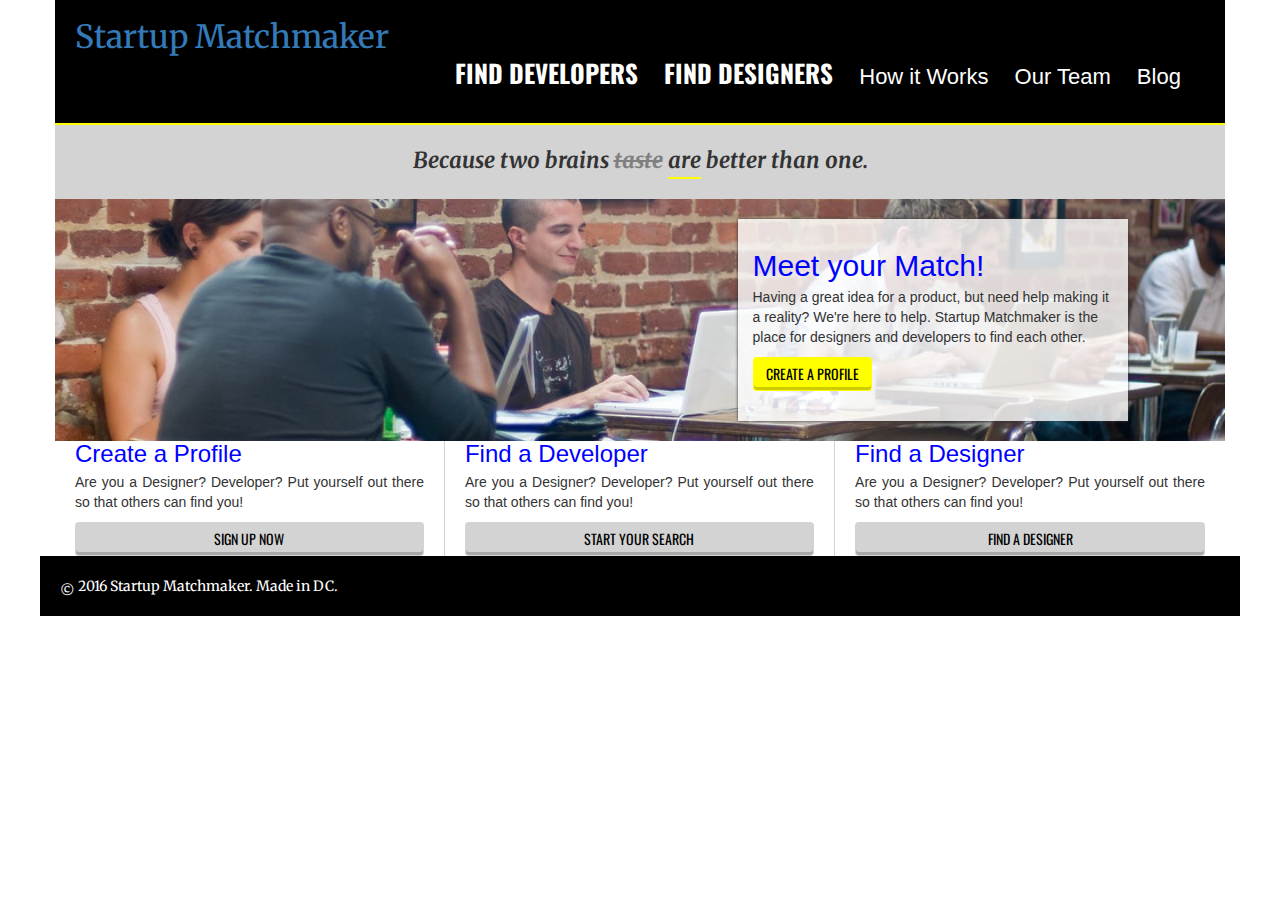
<file: solution/index.html>
<!DOCTYPE html>
<html>
    <head>
        <meta charset="utf-8">
        <meta http-equiv="X-UA-Compatible" content="IE=edge">
        <title>Startup Matchmaker | Startup Matchmaker</title>
        <meta name="description" content="Having a great idea for a product, but need help making it a reality? We're here to help. Startup Matchmaker is the place for designers and developers to find each other.">
        <link href='http://fonts.googleapis.com/css?family=Oswald:400,700' rel='stylesheet' type='text/css'>
        <link href='http://fonts.googleapis.com/css?family=Merriweather:400,700,700italic,400italic' rel='stylesheet' type='text/css'>
        <link href='http://fonts.googleapis.com/css?family=Source+Sans+Pro:400,700,400italic,700italic' rel='stylesheet' type='text/css'>
        <link rel="stylesheet" href="css/normalize.css">
        <link rel="stylesheet" href="css/main.css"> <link rel="stylesheet" href="css/bootstrap.min.css">
    </head>
    <body>

        <div class="container">

            <!-- Site Header -->
            <div class="row">
            <header class="site-header clearfix">
                <h1 class="logo"><a href="/">Startup Matchmaker</a></h1>
                <nav class="navigation">
                    <ul class="main-nav horizontal-nav">
                        <li><a href="#"><strong>Find Developers</strong></a></li>
                        <li><a href="#"><strong>Find Designers</strong></a></li>
                        <li><a href="#">How it Works</a></li>
                        <li><a href="#">Our Team</a></li>
                        <li><a href="#">Blog</a></li>
                    </ul>
                </nav>
            </header>
            </div>


            <!-- Tagline -->
            <div class="row">
            <div class="tagline">
                Because two brains <del>taste</del> <ins>are</ins> better than one.
            </div>
        </div>

            <!-- Hero -->
            <div class="row">
            <section class="col-lg-12 hero clearfix">
                <div class="row">
                <div class=" col-md-4 col-md-offset-7 hero-block">
                    <h2 class="block-heading">Meet your Match!</h2>
                    <p class="block-copy">Having a great idea for a product, but need help making it a reality? We're here to help. Startup Matchmaker is the place for designers and developers to find each other.</p>
                    <a class="btn btn-hero" href="#">Create a Profile</a>
                </div>
            </div>
            </section>

            <!-- Blocks -->
            <section class=" rowblock-group clearfix">
                <div class="block">
                    <h3 class="block-heading">Create a Profile</h3>
                    <p class="block-copy">Are you a Designer? Developer? Put yourself out there so that others can find you!</p>
                    <a class="btn btn-block" href="#">Sign up Now</a>
                </div>

                <div class="block">
                    <h3 class="block-heading">Find a Developer</h3>
                    <p class="block-copy">Are you a Designer? Developer? Put yourself out there so that others can find you!</p>
                    <a class="btn btn-block" href="#">Start Your Search</a>

                </div>

                <div class="block">
                    <h3 class="block-heading">Find a Designer</h3>
                    <p class="block-copy">Are you a Designer? Developer? Put yourself out there so that others can find you!</p>
                    <a class="btn btn-block" href="#">Find a Designer</a>
                </div>

            </section>

            <!-- Footer -->
            <div class="row">
            <footer class="copyright">
                <span class="line-up">&copy;</span> 2016 Startup Matchmaker. Made in DC.
            </footer>
        </div>

        </div> <!-- /container -->

    </body>
</html>
</file>
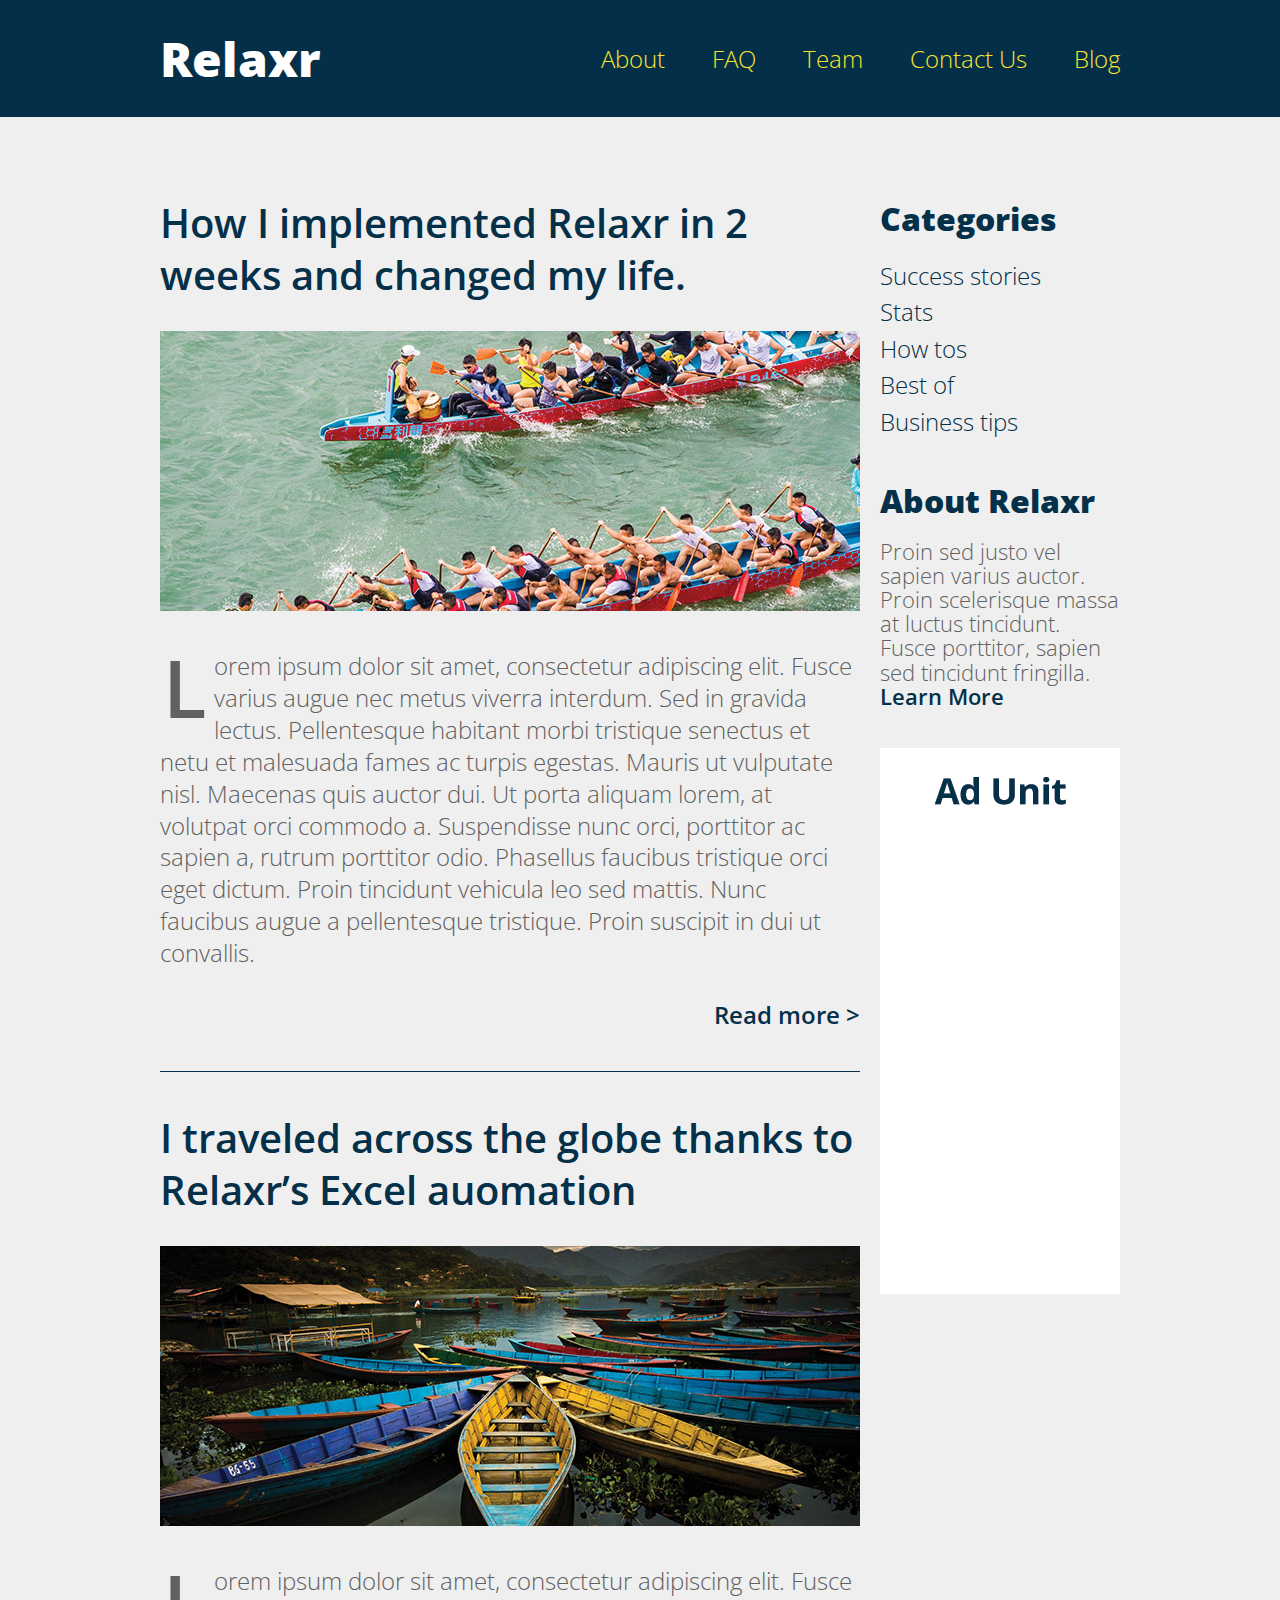
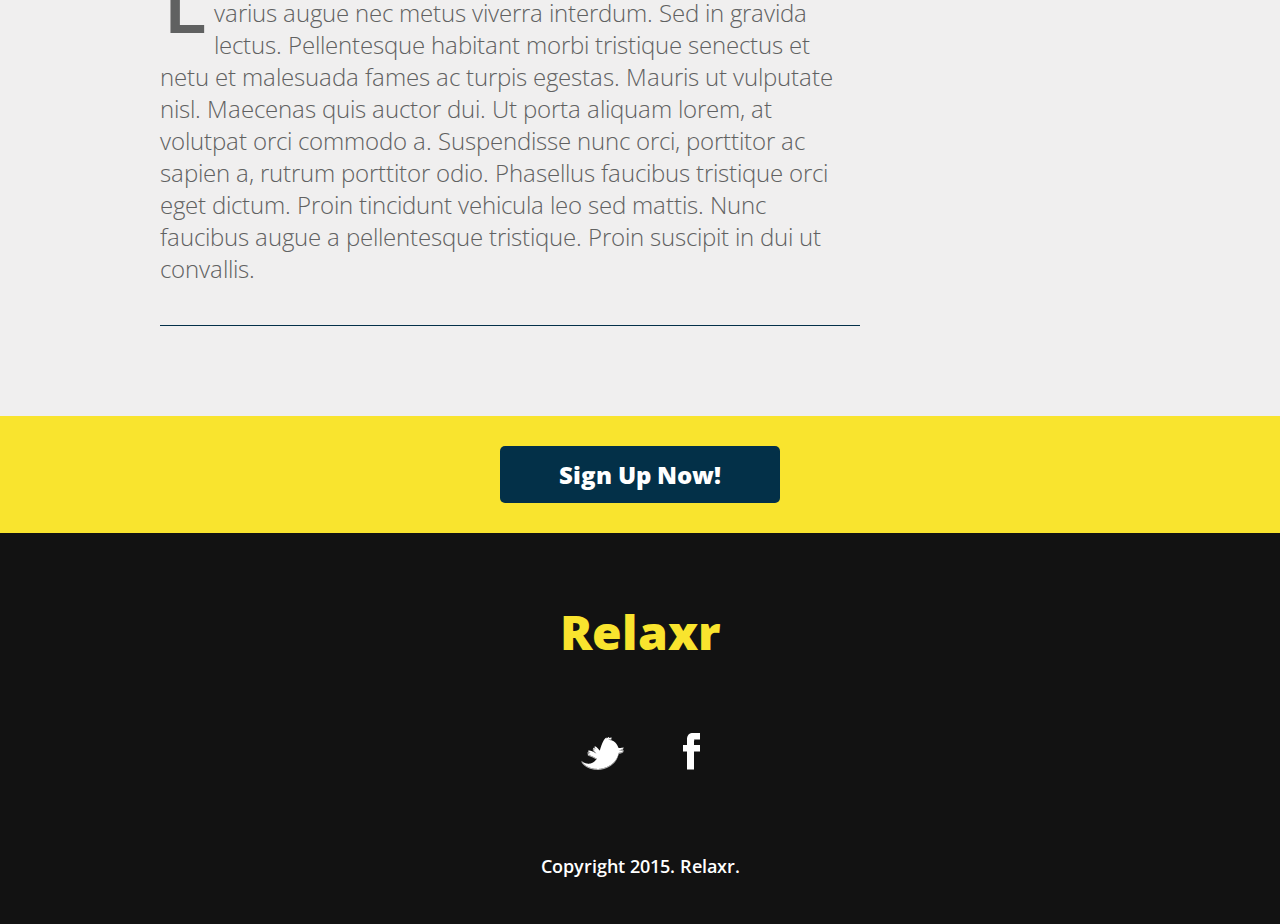
<file: Week 4/starter_code/index.html>
<!DOCTYPE html>
<html lang="en">
	<head>
    	<meta charset="utf-8">
    	<meta name="description" content="The perfect personal assistant. Relaxr does your job for you so you can enjoy life as it is meant to be.">

		<title>Weather Background</title>
		<link href='http://fonts.googleapis.com/css?family=Open+Sans:300italic,300,600,800' rel='stylesheet' type='text/css'>

		<!-- external CSS link -->
		<link rel="stylesheet" href="css/reset.css">
		<link rel="stylesheet" href="css/style.css">
		
	</head>
	<body>
		<header class="relxr-header">
			<div class="container">
				<h1 class="logo">Relaxr</h1>
				<nav>
					<ul>
						<li><a href="#">About</a></li>
						<li><a href="#">FAQ</a></li>
						<li><a href="#">Team</a></li>
						<li><a href="#">Contact Us</a></li>
						<li><a href="#">Blog</a></li>
					</ul>
				</nav>
			</div>
		</header>
		<section class="main">
			<div class="container">
				<section class="posts">
					<article class="post">
						<h2><a href="#">How I implemented Relaxr in 2 weeks and changed my life.</a></h2>
						<img src="images/blog_photo1.jpg" alt="Crew Meet">
						<p>Lorem ipsum dolor sit amet, consectetur adipiscing elit. Fusce varius augue nec metus viverra interdum. Sed in gravida lectus. Pellentesque habitant morbi tristique senectus et netu et malesuada fames ac turpis egestas. Mauris ut vulputate nisl.  Maecenas quis auctor dui. Ut porta aliquam lorem, at volutpat orci commodo a. Suspendisse nunc orci, porttitor ac sapien a, rutrum porttitor odio. Phasellus faucibus tristique orci eget dictum. Proin tincidunt vehicula leo sed mattis. Nunc faucibus augue a pellentesque tristique. Proin suscipit in dui ut convallis.</p>

						<p class="readmore"><a href="#">Read more &gt;</a></p>
						<p class="hide" id="show-this-on-click">Maecenas quis auctor dui. Ut porta aliquam lorem, at volutpat orci commodo a. Suspendisse nunc orci, porttitor ac sapien a, rutrum porttitor odio. Phasellus faucibus tristique orci eget dictum. Proin tincidunt vehicula leo sed mattis. Nunc faucibus augue a pellentesque tristique. Proin suscipit in dui ut convallis.</p>
						<p class="readless hide"><a href="#">Read less &gt;</a></p>
					</article>
					<article class="post">
						<h2><a href="#">I traveled across the globe thanks to Relaxr’s Excel auomation</a></h2>
						<img src="images/blog_photo2.jpg" alt="Canoes">
						<p>Lorem ipsum dolor sit amet, consectetur adipiscing elit. Fusce varius augue nec metus viverra interdum. Sed in gravida lectus. Pellentesque habitant morbi tristique senectus et netu et malesuada fames ac turpis egestas. Mauris ut vulputate nisl.  Maecenas quis auctor dui. Ut porta aliquam lorem, at volutpat orci commodo a. Suspendisse nunc orci, porttitor ac sapien a, rutrum porttitor odio. Phasellus faucibus tristique orci eget dictum. Proin tincidunt vehicula leo sed mattis. Nunc faucibus augue a pellentesque tristique. Proin suscipit in dui ut convallis.</p>

					</article>
				</section><!--
			--><aside class="relaxr-category-sidebar">
					<h3>Categories</h3>
					<ul>
						<li><a href="#">Success stories</a></li>
						<li><a href="#">Stats</a></li>
						<li><a href="#">How tos</a></li>
						<li><a href="#">Best of</a></li>
						<li><a href="#">Business tips</a></li>
					</ul>
					<h3>About Relaxr</h3>
					<p>Proin sed justo vel sapien varius auctor. Proin scelerisque massa at luctus tincidunt. Fusce porttitor, sapien sed tincidunt fringilla.<br>
					<a href="#" class="learnmore">Learn More</a> <span class="hide" id="learnmoretext"><br>Here is some more text about this fun thing!</p>
					<img src="images/ad-unit.png" alt="Ad Unit">
				</aside>
			</div>
		</section>

		<aside id="bottom-cta">
			<a class="button blue" href="#">Sign Up Now!</a>
		</aside>
		<footer class="relaxr-site-footer">
			<h4 class="logo">Relaxr</h4>

			<ul>
				<li><a href="#"><img src="images/twitter.png" alt="Twitter logo"></a></li>
				<li><a href="#"><img src="images/facebook.png" alt="Facebook logo"></a></li>
			</ul>

			<p class="copyright">Copyright 2015. Relaxr.</p>
		</footer>
	
<!-- Here's my JS! -->

<script src="http://ajax.googleapis.com/ajax/libs/jquery/2.1.3/jquery.min.js"></script>
<script src="relaxr.js"></script>

	</body>
</html>
</file>
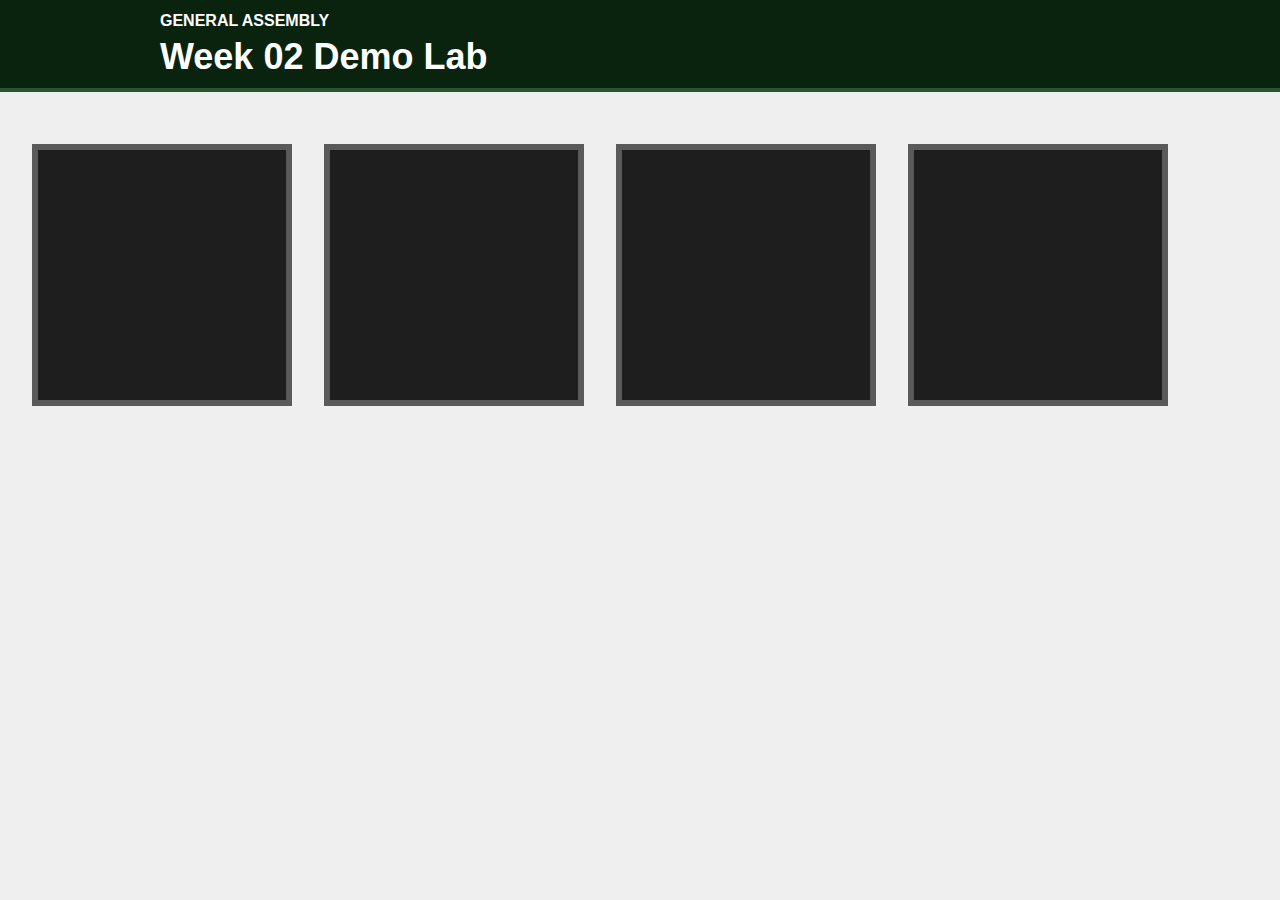
<file: Week 1/02_css_basics/demonstrationFileLab/index.html>
<!DOCTYPE html>
<html lang="en">
<head>
    <meta charset="UTF-8">
    <title>Demo Lab</title>
    <link href="demonstrationLab.css" rel="stylesheet">
    <link href="styles.css" rel="stylesheet">
</head>
<body>

<header class="demoHeader">
    <div class="demoHeaderInner">
        <p class="miniBrand">General Assembly</p>
        <h1>Week 02 Demo Lab</h1>
    </div>
</header>



<section>
    <div class="colorBox ichi"></div>
    <div class="colorBox ni"></div>
    <div class="colorBox san"></div>
    <div class="colorBox yon"></div>
</section>

<section>

    <!-- https://upload.wikimedia.org/wikipedia/commons/9/92/Marmelade.jpg -->

</section>

</body>
</html>
</file>
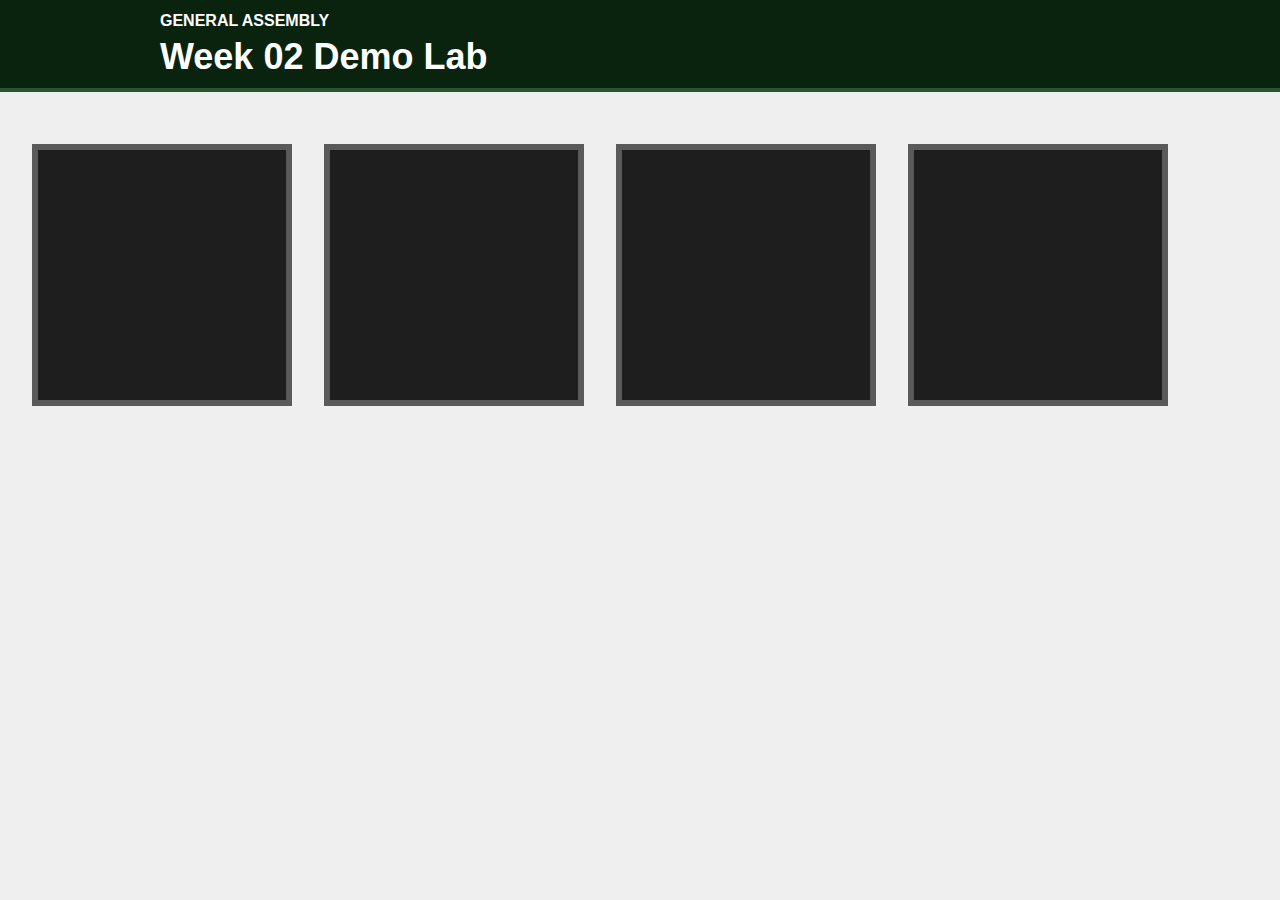
<file: Week 2/03_box_model/demonstrationFileLab/index.html>
<!DOCTYPE html>
<html lang="en">
<head>
    <meta charset="UTF-8">
    <title>Demo Lab</title>
    <link href="demonstrationLab.css" rel="stylesheet">
    <link href="styles.css" rel="stylesheet">
</head>
<body>

<header class="demoHeader">
    <div class="demoHeaderInner">
        <p class="miniBrand">General Assembly</p>
        <h1>Week 02 Demo Lab</h1>
    </div>
</header>



<section>
    <div class="colorBox" id="gopher"></div>
    <div class="colorBox" id="elk"></div>
    <div class="colorBox" id="vulture"></div>
    <div class="colorBox" id="salamander"></div>
</section>

<section>

    <!-- https://upload.wikimedia.org/wikipedia/commons/9/92/Marmelade.jpg -->

</section>

</body>
</html>
</file>
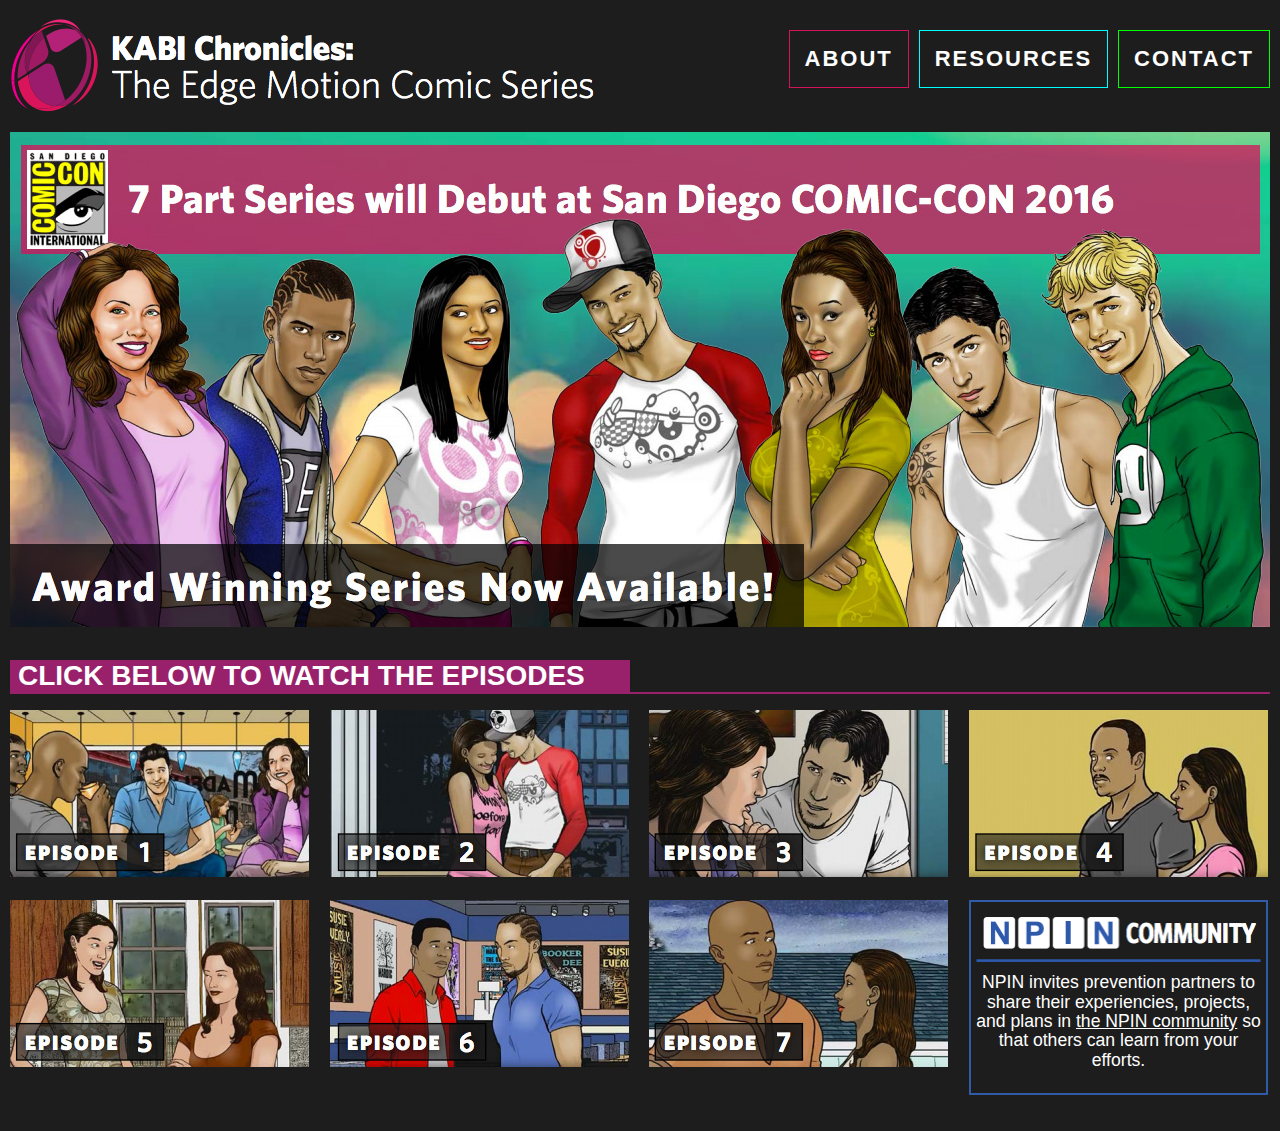
<file: Week 3/06_HTML_CSS_Lab/kabi_solution/index.html>
<!DOCTYPE html>
<html lang="en">
<head>
  <meta charset="UTF-8">
  <meta name="viewport" content="width=device-width, initial-scale=1.0, user-scalable=0, minimum-scale=1.0, maximum-scale=1.0" />
	<meta name="apple-mobile-web-app-capable" content="yes" />
	<meta name="apple-mobile-web-app-status-bar-style" content="white" />
  <title>KABI Chronicles: The Edge Motion Comic Series</title>
  <link rel="stylesheet" href="css/normalize.css">
  <link rel="stylesheet" type="text/css" href="https://cloud.typography.com/7167134/7052352/css/fonts.css" />
  <link rel="stylesheet" href="css/styles.css">
</head>
<body>

  <div class="wrapper">
    <header>
      <div class="logo">
        <h1><a href="index.html"><img src="images/logo.png" alt="KABI Chronicles: The Edge Motion Comic Series"></a></h1>
      </div>
      <nav class="topnav">
        <ul>
          <li class="topnav_about"><a href="about.html">About</a></li>
          <li class="topnav_resources"><a href="resources.html">Resources</a></li>
          <li class="topnav_contact"><a href="https://npin.cdc.gov/pages/contact-us">Contact</a></li>
        </ul>
      </nav>
    </header>

    <main>
      <section>
        <div class="hero">
          <img src="images/hero.jpg" alt="7 Part Series will Debut at San Diego COMIC-CON 2016. Award Winning Series Now Available!">
        </div>
      </section>

      <section class="clearfix">
        <div class="episodes">
          <h1>Click Below to Watch the Episodes</h1>
        </div>
        <div class="episodes_list">
          <ul class="clearfix">
            <li class="episodes_01"><a href="https://youtu.be/XX_TdOS6V40" target="_blank"><img src="images/thumb_ep01.jpg" alt="Episode 1"></a></li>
            <li class="episodes_02"><a href="https://youtu.be/gEO7AJZF7Y8" target="_blank"><img src="images/thumb_ep02.jpg" alt="Episode 2"></a></li>
            <li class="episodes_03"><a href="https://youtu.be/odcHq75jLRE" target="_blank"><img src="images/thumb_ep03.jpg" alt="Episode 3"></a></li>
            <li class="episodes_04"><a href="https://youtu.be/OwA7EneIqtc" target="_blank"><img src="images/thumb_ep04.jpg" alt="Episode 4"></a></li>
            <li class="episodes_05"><a href="https://youtu.be/V4lr23YN2Kk" target="_blank"><img src="images/thumb_ep05.jpg" alt="Episode 5"></a></li>
            <li class="episodes_06"><a href="https://youtu.be/lFHVkcvPHNw" target="_blank"><img src="images/thumb_ep06.jpg" alt="Episode 6"></a></li>
            <li class="episodes_07"><a href="https://youtu.be/Q0XBGQThX-o" target="_blank"><img src="images/thumb_ep07.jpg" alt="Episode 7"></a></li>
            <li class="episodes_community">
              <h2><img src="images/hdr_npin_community.png" alt="NPIN Community"></h2>
              <p>NPIN invites prevention partners to share their experiencies, projects, and plans in <a href="#" target="_blank">the NPIN community</a> so that others can learn from your efforts.</p>
            </li>
          </ul>
        </div>
      </section>
    </main>

  </div>

</body>
</html>
</file>
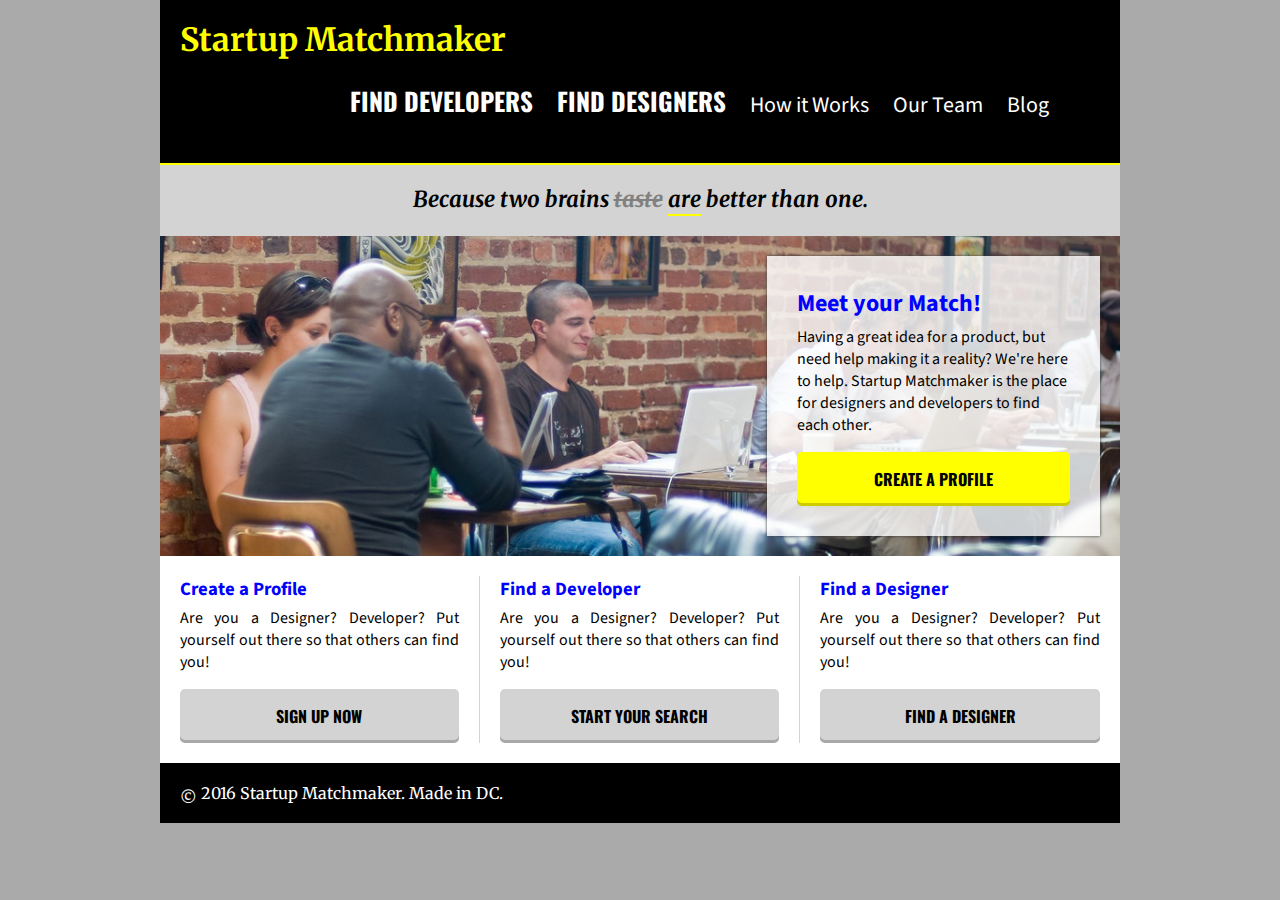
<file: Week 3/06_HTML_CSS_Lab/solution/index.html>
<!DOCTYPE html>
<html>
    <head>
        <meta charset="utf-8">
        <meta http-equiv="X-UA-Compatible" content="IE=edge">
        <title>Startup Matchmaker | Startup Matchmaker</title>
        <meta name="description" content="Having a great idea for a product, but need help making it a reality? We're here to help. Startup Matchmaker is the place for designers and developers to find each other.">
        <link href='http://fonts.googleapis.com/css?family=Oswald:400,700' rel='stylesheet' type='text/css'>
        <link href='http://fonts.googleapis.com/css?family=Merriweather:400,700,700italic,400italic' rel='stylesheet' type='text/css'>
        <link href='http://fonts.googleapis.com/css?family=Source+Sans+Pro:400,700,400italic,700italic' rel='stylesheet' type='text/css'>
        <link rel="stylesheet" href="css/normalize.css">
        <link rel="stylesheet" href="css/main.css">
    </head>
    <body>

        <div class="container">

            <!-- Site Header -->
            <header class="site-header clearfix">
                <h1 class="logo"><a href="/">Startup Matchmaker</a></h1>
                <nav class="navigation">
                    <ul class="main-nav horizontal-nav">
                        <li><a href="#"><strong>Find Developers</strong></a></li>
                        <li><a href="#"><strong>Find Designers</strong></a></li>
                        <li><a href="#">How it Works</a></li>
                        <li><a href="#">Our Team</a></li>
                        <li><a href="#">Blog</a></li>
                    </ul>
                </nav>
            </header>


            <!-- Tagline -->
            <div class="tagline">
                Because two brains <del>taste</del> <ins>are</ins> better than one.
            </div>

            <!-- Hero -->
            <section class="hero clearfix">
                <div class="hero-block">
                    <h2 class="block-heading">Meet your Match!</h2>
                    <p class="block-copy">Having a great idea for a product, but need help making it a reality? We're here to help. Startup Matchmaker is the place for designers and developers to find each other.</p>
                    <a class="btn btn-hero" href="#">Create a Profile</a>
                </div>
            </section>

            <!-- Blocks -->
            <section class="block-group clearfix">
                <div class="block">
                    <h3 class="block-heading">Create a Profile</h3>
                    <p class="block-copy">Are you a Designer? Developer? Put yourself out there so that others can find you!</p>
                    <a class="btn btn-block" href="#">Sign up Now</a>
                </div>

                <div class="block">
                    <h3 class="block-heading">Find a Developer</h3>
                    <p class="block-copy">Are you a Designer? Developer? Put yourself out there so that others can find you!</p>
                    <a class="btn btn-block" href="#">Start Your Search</a>

                </div>

                <div class="block">
                    <h3 class="block-heading">Find a Designer</h3>
                    <p class="block-copy">Are you a Designer? Developer? Put yourself out there so that others can find you!</p>
                    <a class="btn btn-block" href="#">Find a Designer</a>
                </div>

            </section>

            <!-- Footer -->
            <footer class="copyright">
                <span class="line-up">&copy;</span> 2016 Startup Matchmaker. Made in DC.
            </footer>

        </div> <!-- /container -->

    </body>
</html>
</file>
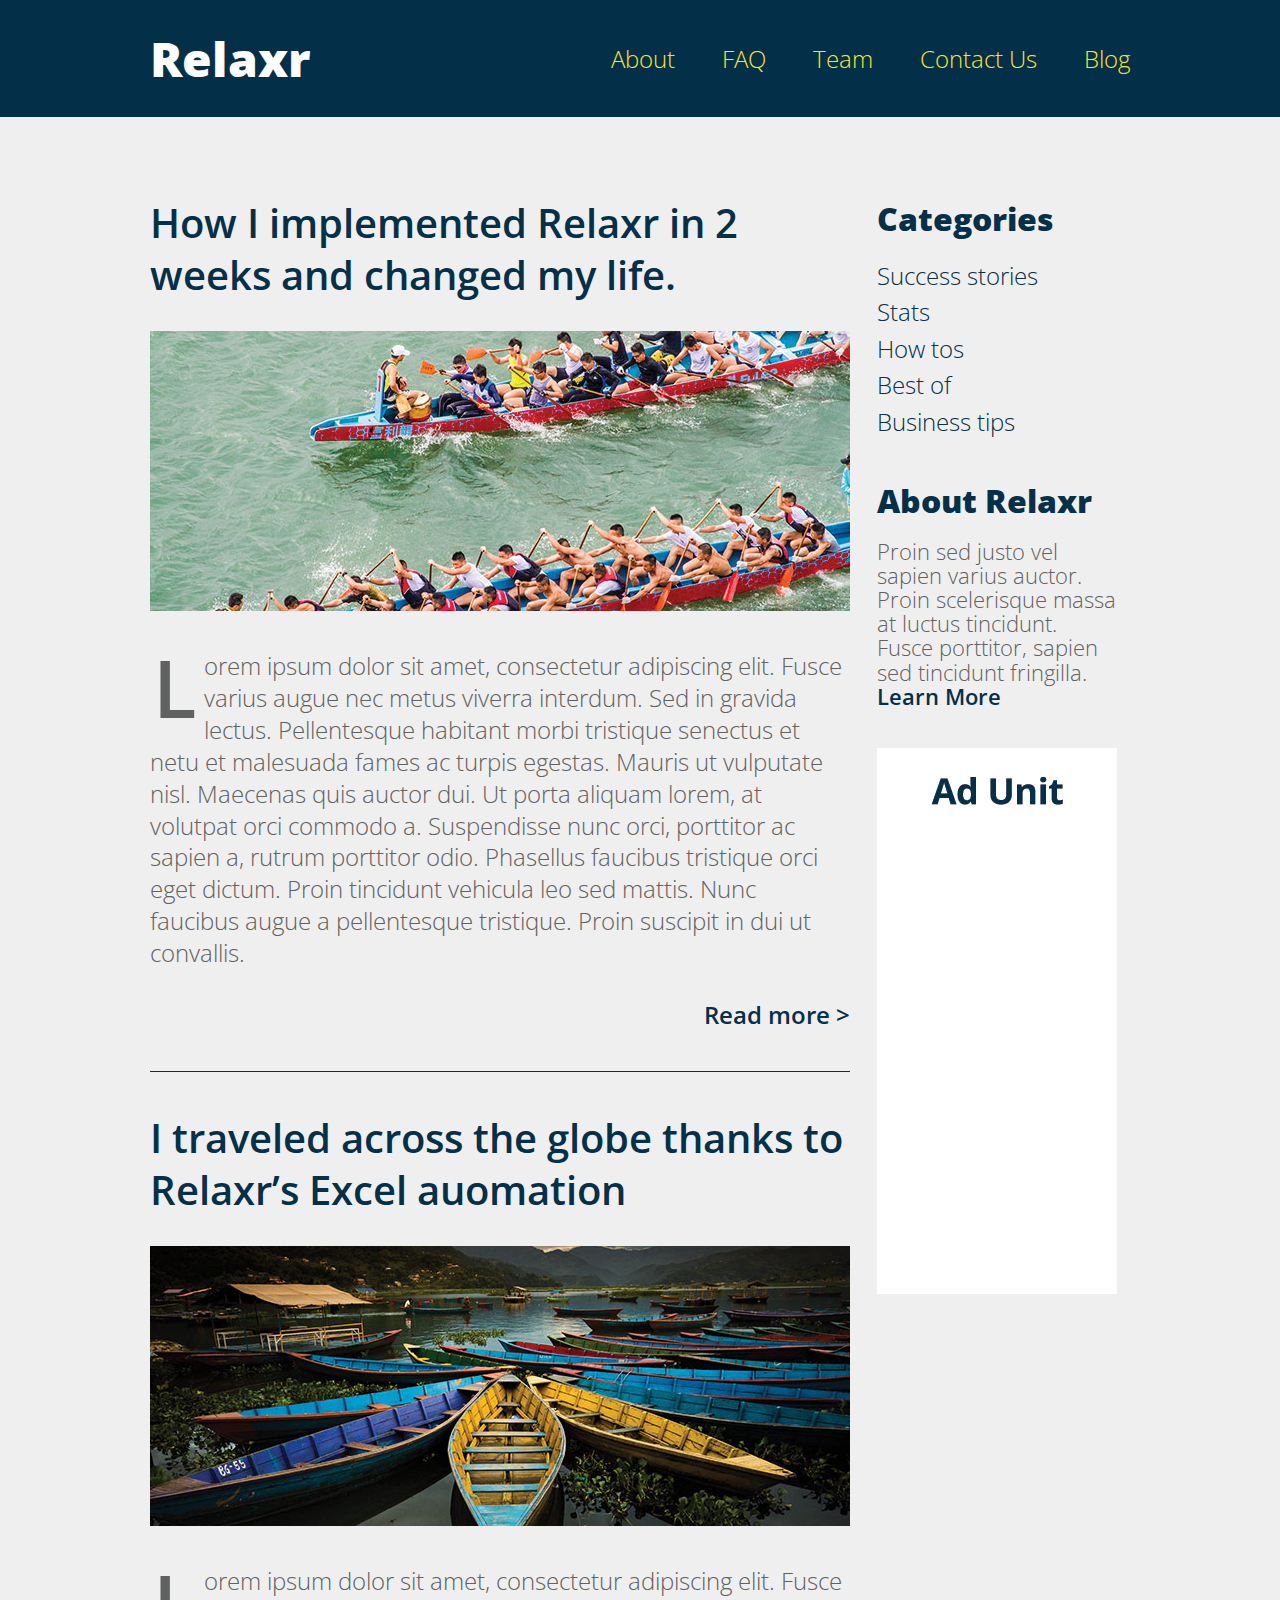
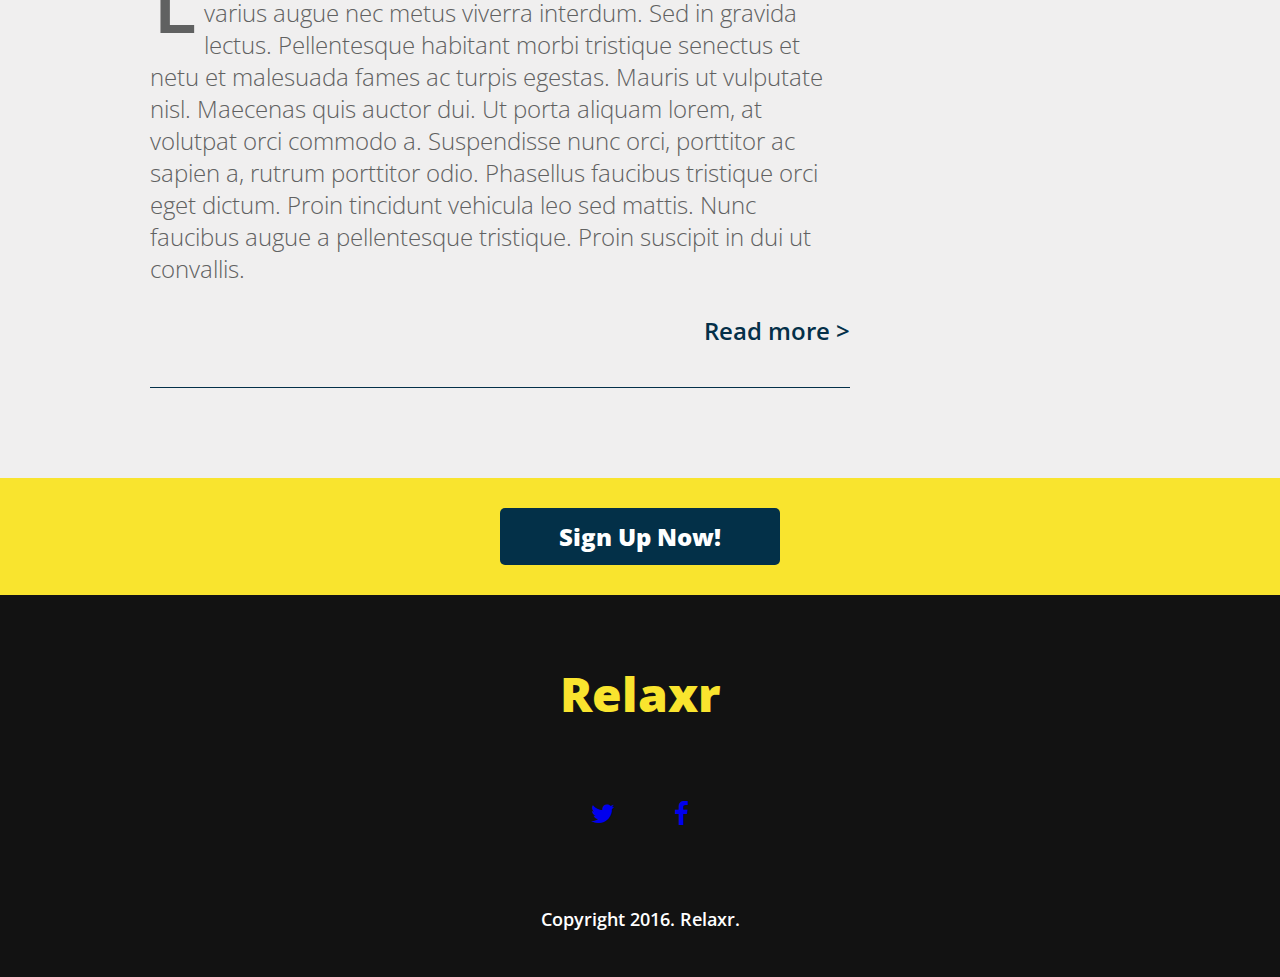
<file: Week 3/Assignment/solution_code/index.html>
<!DOCTYPE html>
<html lang="en">
	<head>
    	<meta charset="utf-8">
    	<meta name="description" content="The perfect personal assistant. Relaxr does your job for you so you can enjoy life as it is meant to be.">

		<title>Relaxr Blog</title>
		
		<link rel="stylesheet" href="css/reset.css">

		<link href='http://fonts.googleapis.com/css?family=Open+Sans:300italic,300,600,800' rel='stylesheet' type='text/css'>

		<link rel="stylesheet" href="https://maxcdn.bootstrapcdn.com/font-awesome/4.5.0/css/font-awesome.min.css">

		<link rel="stylesheet" href="css/style.css">

	</head>
	<body>
		<header>
			<div class="container">
				<h1 class="logo">Relaxr</h1>
				<nav>
					<ul>
						<li><a href="#">About</a></li>
						<li><a href="#">FAQ</a></li>
						<li><a href="#">Team</a></li>
						<li><a href="#">Contact Us</a></li>
						<li><a href="#">Blog</a></li>
					</ul>
				</nav>
			</div>
		</header>
		<section id="main">
			<div class="container">
				<section id="posts">
					<article class="post">
						<h1 class="post-title"><a href="#">How I implemented Relaxr in 2 weeks and changed my life.</a></h1>
						<img src="images/blog_photo1.jpg" alt="Crew Meet">
						<p>Lorem ipsum dolor sit amet, consectetur adipiscing elit. Fusce varius augue nec metus viverra interdum. Sed in gravida lectus. Pellentesque habitant morbi tristique senectus et netu et malesuada fames ac turpis egestas. Mauris ut vulputate nisl.  Maecenas quis auctor dui. Ut porta aliquam lorem, at volutpat orci commodo a. Suspendisse nunc orci, porttitor ac sapien a, rutrum porttitor odio. Phasellus faucibus tristique orci eget dictum. Proin tincidunt vehicula leo sed mattis. Nunc faucibus augue a pellentesque tristique. Proin suscipit in dui ut convallis.</p>

						<p class="readmore"><a href="#">Read more &gt;</a></p>
					</article>
					<article class="post">
						<h1 class="post-title"><a href="#">I traveled across the globe thanks to Relaxr’s Excel auomation</a></h1>
						<img src="images/blog_photo2.jpg" alt="Canoes">
						<p>Lorem ipsum dolor sit amet, consectetur adipiscing elit. Fusce varius augue nec metus viverra interdum. Sed in gravida lectus. Pellentesque habitant morbi tristique senectus et netu et malesuada fames ac turpis egestas. Mauris ut vulputate nisl.  Maecenas quis auctor dui. Ut porta aliquam lorem, at volutpat orci commodo a. Suspendisse nunc orci, porttitor ac sapien a, rutrum porttitor odio. Phasellus faucibus tristique orci eget dictum. Proin tincidunt vehicula leo sed mattis. Nunc faucibus augue a pellentesque tristique. Proin suscipit in dui ut convallis.</p>

						<p class="readmore"><a href="#">Read more &gt;</a></p>
					</article>
				</section>
			
				<aside id="sidebar">
					<section>
						<h1>Categories</h1>
						<ul>
							<li><a href="#">Success stories</a></li>
							<li><a href="#">Stats</a></li>
							<li><a href="#">How tos</a></li>
							<li><a href="#">Best of</a></li>
							<li><a href="#">Business tips</a></li>
						</ul>
					</section>
					<section>
						<h1>About Relaxr</h1>
						<p>Proin sed justo vel sapien varius auctor. Proin scelerisque massa at luctus tincidunt. Fusce porttitor, sapien sed tincidunt fringilla.<br>
						<a href="">Learn More</a></p>
						<img src="images/ad-unit.png" alt="Ad Unit">
					</section>
				</aside>
			</div>
		</section>

		<aside id="bottom-cta">
			<a class="btn btn-signup" href="#">Sign Up Now!</a>
		</aside>
		<footer>
			<h1 class="logo">Relaxr</h1>

			<ul>
				<li><a href="#"><span class="fa fa-twitter"></span></a></li>
				<li><a href="#"><span class="fa fa-facebook"></span></a></li>
			</ul>

			<p class="copyright">Copyright 2016. Relaxr.</p>
		</footer>
	</body>
</html>
</file>
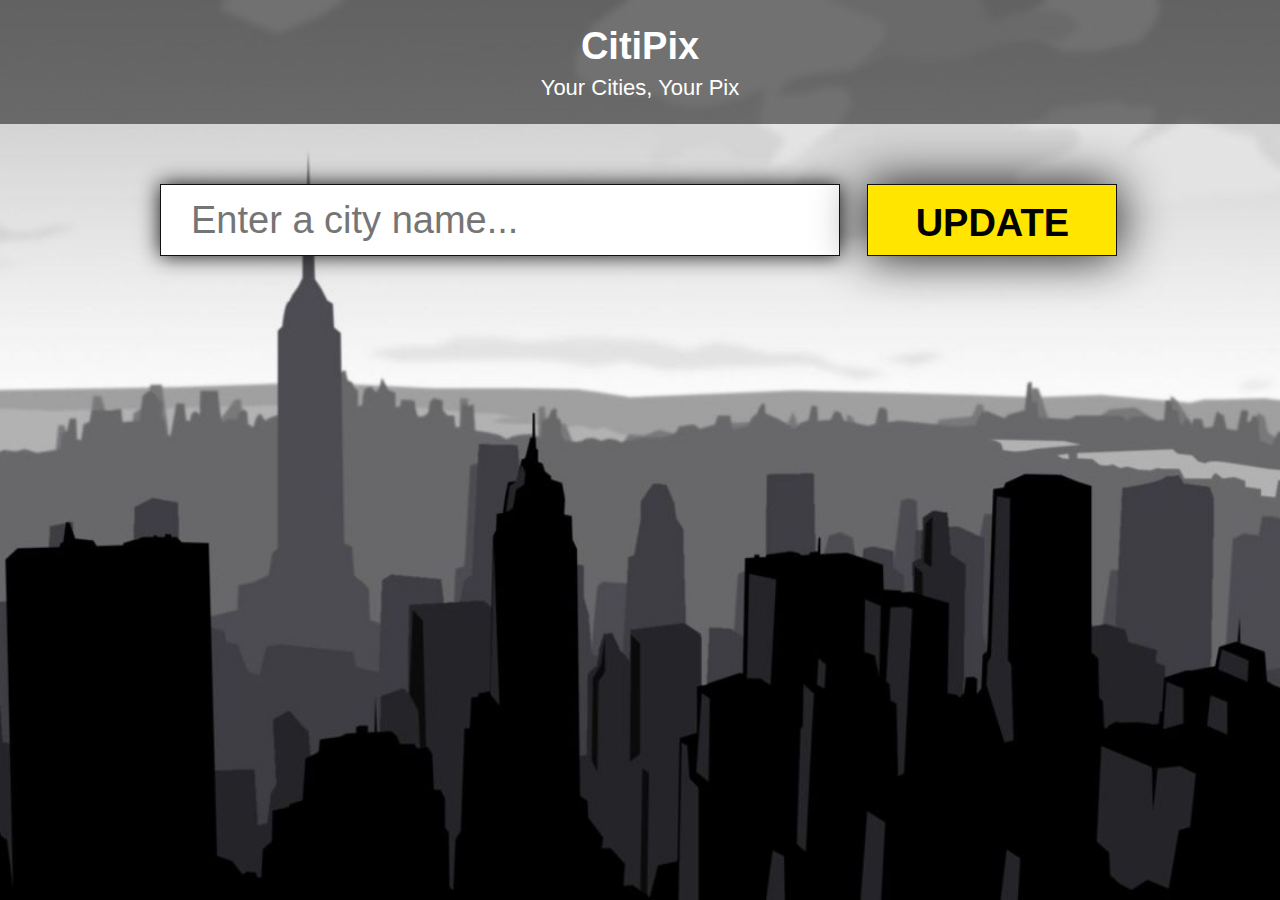
<file: Week 5/Assignment/solution_code/index.html>
<!DOCTYPE html>
<html lang="en">
	<head>
    	<meta charset="utf-8">
    	<meta name="description" content="Your description goes here">
    	<meta name="keywords" content="one, two, three">

		<title>City Background</title>

		<!-- external CSS link -->
		<link rel="stylesheet" href="css/reset.css">
		<link rel="stylesheet" href="css/style.css">
		<script src="http://ajax.googleapis.com/ajax/libs/jquery/2.1.3/jquery.min.js"></script>
		<script type="text/javascript" src="js/app.js"></script>

	</head>
	<body>
		<header>
			<div class="title">
				<h1>CitiPix</h1>
				<p>Your Cities, Your Pix</p>
			</div>
		</header>
			<div class="container">
				<form>
					<input type="text" id="city-type" placeholder="Enter a city name...">
					<input type="submit" value="Update" id="submit-btn">
				</form>
			</div>
	</body>
</html>
</file>
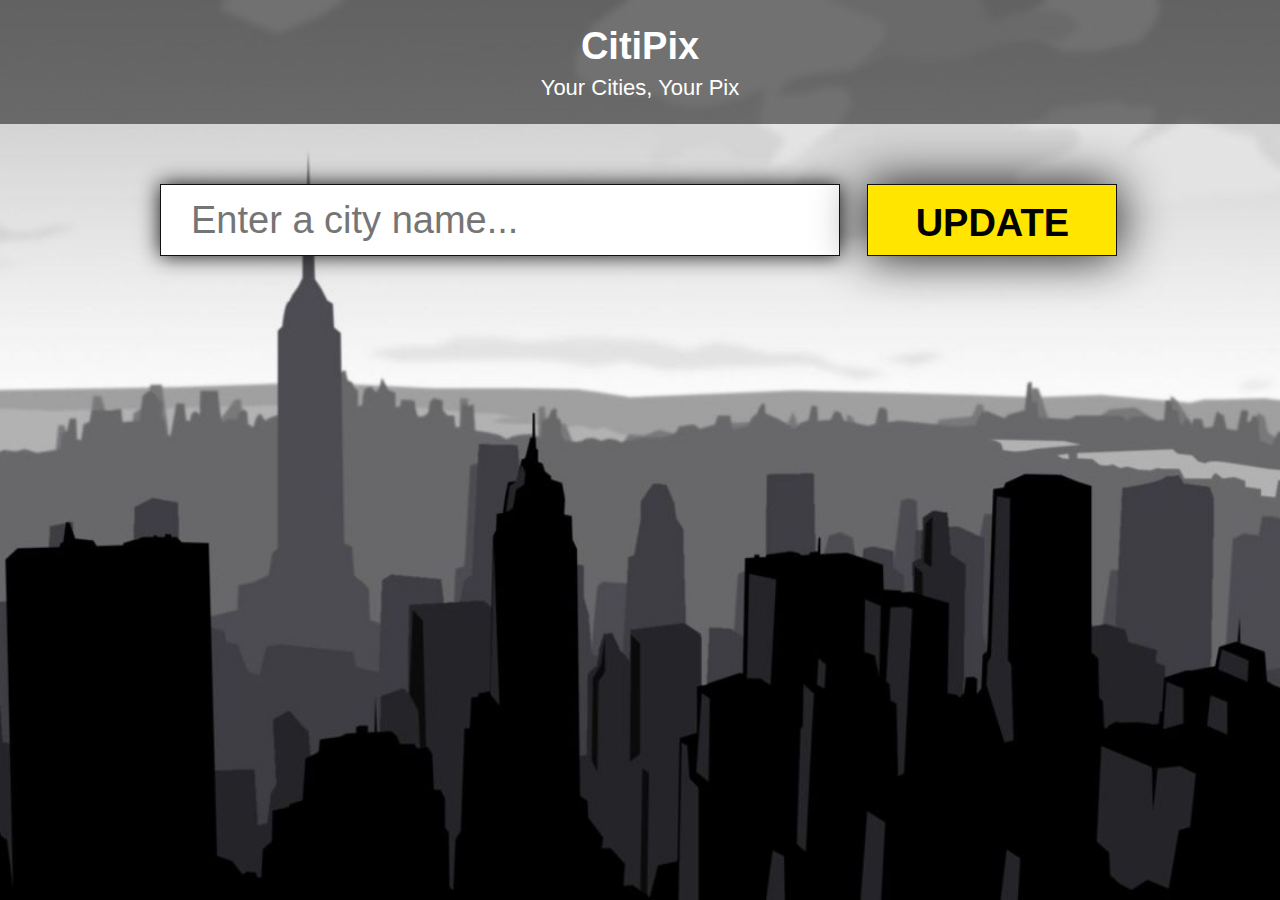
<file: Week 5/Assignment/starter_code/index.html>
<!DOCTYPE html>
<html lang="en">
	<head>
    	<meta charset="utf-8">
    	<meta name="Cities Homework" content="Change the cities">
    	<meta name="keywords" content="one, two, three">

		<title>City Background</title>

		<!-- external CSS link -->
		<link rel="stylesheet" href="css/reset.css">
		<link rel="stylesheet" href="css/style.css">

	</head>
	<body>
		<header>
			<div class="title">
				<h1>CitiPix</h1>
				<p>Your Cities, Your Pix</p>
			</div>
		</header>
			<div class="container">
				<form>
					<input type="text" id="city-type" placeholder="Enter a city name...">
					<input type="submit" value="Update" id="submit-btn">
				</form>
			</div>

	<script src="https://ajax.googleapis.com/ajax/libs/jquery/3.3.1/jquery.min.js"></script>
	<script src="app.js"></script>
	</body>
</html>
</file>
<file: solution/css/main.css>
* {
    box-sizing: border-box;
}

.clearfix:before,
.clearfix:after {
    content: " "; /* 1 */
    display: table; /* 2 */
}

.clearfix:after {
    clear: both;
}

.clearfix {
    *zoom: 1;
}

body {
    font-family: 'Source Sans Pro', sans-serif;
    background-color: #aaa;
}

a {
    color: yellow;
    text-decoration: none;
}

.container {
    width: 960px;
    margin: 0 auto;
}

.site-header {
    background-color: black;
    border-bottom-style: solid;
    border-bottom-color: yellow;
    border-bottom-width: 2px;
    padding: 20px;
}

.logo {
    margin: 0;
    font-size: 32px;
    font-family: 'Merriweather', serif;
}

.navigation {
    width: 750px;
    float: right;
}

.horizontal-nav {
    padding: 0;
    list-style: none;
}

.horizontal-nav li{
    display: inline-block;
}

.main-nav {
    font-size: 22px;
    color: white;
}
.main-nav li {
    margin-right: 20px;
}

.main-nav li:last-child{
    margin-right: 0;
}

.main-nav a {
    color: white;
}

.main-nav strong {
    text-transform: uppercase;
    font-size: 25px;
    font-family: 'Oswald';
}

.tagline {
    font-family: 'Merriweather', serif;
    font-style: italic;
    font-weight: bold;
    font-size: 22px;
    background-color: lightgray;
    padding: 20px;
    text-align: center;
}

.tagline del {
    color: gray;
}

.tagline ins {
    display: inline-block;
    text-decoration: none;
    padding-bottom: 1px;
    border-bottom: solid yellow 2px;
}

.hero {
    background-color: gray;
    background-image: url('../images/coworking.jpg');
    background-size: cover;
    background-position: center center;
    background-repeat: no-repeat;
    padding: 20px;
}

.hero-block {
    background-color: white;
    background-color: rgba(255,255,255,0.8);
    width: 333px;
    float: right;
    padding: 30px;
    box-shadow: 0 0 3px #333;
}

.block-heading {
    color: blue;
    margin: 0;
}

.block-copy {
    margin-top: 5px;
}

.btn {
    text-transform: uppercase;
    color: black;
    padding: 15px;
    border-radius: 5px;
    font-weight: bold;
    font-family: 'Oswald', sans-serif;
    display: block;
    text-align: center;
    box-shadow: inset 0 -3px 0 rgba(0,0,0,0.2);
    transition-property: box-shadow;
    transition-duration: 200ms;
}

.btn:hover {
    box-shadow: inset 0 -3px 0 rgba(0,0,0,0.1);
}

.btn-hero {
    background-color: yellow;
}

.btn-block {
    background-color: lightgray;
}

.block-group {
    background-color: white;
    padding: 20px 0;
}

.block {
    padding: 0 20px;
    width: 33.33%;
    float: left;
    border-right: solid lightgray 1px;
    text-align: justify;
}

.block:last-child {
    border-right: none;
    float: right;
}

.copyright {
    font-family: 'Merriweather', serif;
    color: white;
    background-color: black;
    padding: 20px;
}

.line-up {
    position: relative;
    top: 5px;
}
</file>
<file: Week 4/starter_code/css/style.css>
/*
Project Name: Blank Template
Client: Your Client
Author: Your Name
Developer @GA in DC
*/


/******************************************
/* SETUP
/*******************************************/

/* Box Model Hack */
* {
  -moz-box-sizing: border-box; /* Firexfox */
  -webkit-box-sizing: border-box; /* Safari/Chrome/iOS/Android */
  box-sizing: border-box; /* IE */
}

/* Clear fix hack */
.clearfix:after {
  content: ".";
  display: block;
  clear: both;
  visibility: hidden;
  line-height: 0;
  height: 0;
}

.clear {
  clear: both;
}

.alignright {
  float: right;
  padding: 0 0 10px 10px; /* note the padding around a right floated image */
}

.alignleft {
  float: left;
  padding: 0 10px 10px 0; /* note the padding around a left floated image */
}

/******************************************
/* BASE STYLES
/*******************************************/

body {
  color: #043049;
  font-size: 26px;
  line-height: 1.4;
  color: #606161;
  font-family: 'Open Sans', Helvetica, Arial, sans-serif;
  font-weight: 300;
  background: #f0efef;
}
a {
  text-decoration: none;
}


/******************************************
/* LAYOUT
/*******************************************/

/* Center the container */
.container {
  width: 960px;
  margin: 0 auto;
}

.logo {
  font-size: 48px;
  font-weight: 800;
}

.relxr-header {
  background: #033048;
  padding: 25px 0;
  overflow: hidden;
}
.relxr-header .logo {
  color: #fff;
  float: left;
}

.relxr-header nav {
  float: right;
  margin-top: 15px;
}
.relxr-header nav ul li {
  display: inline-block;
  margin: 0 0 0 40px;
  font-size: 24px;
}
.relxr-header nav ul li a {
  color: #f9e42e;
}
.main {
  margin-top: 80px;
}
.posts {
  width: 700px;
  display: inline-block;
  margin-right: 20px;
  vertical-align: top;
}
.relaxr-category-sidebar {
  width: 240px;
  display: inline-block;
  vertical-align: top;
}
.post {
  border-bottom: 1px solid #043049;
  padding-bottom: 40px;
  margin-bottom: 40px;
}
.main h2 {
  font-weight: 600;
  font-size: 40px;
  line-height: 1.3;
  margin-bottom: 30px;
}
.main h2 a {
  color: #043049;
}

.post img {
  margin-bottom: 30px;
}
.post p {
  font-size: 24px;
  line-height: 1.333;
  color: #606161;
}
.post p:first-of-type:first-letter {
  float: left;
  font-size: 80px;
  line-height: 65px;
  padding-top: 4px;
  padding-right: 8px;
  padding-left: 3px;
  font-weight: 600;
}
.readmore, .readless {
  text-align: right;
  margin-top: 30px;
}
.readmore a, .readless a {
  color: #043049;
  font-weight: 600;
}

.button {
  border-radius: 5px;
  font-weight: 800;
  padding: 12px 0;
  width: 280px;
  font-size: 28px;
  text-align: center;
  display: block;
  margin: 0 auto;
}
.yellow {
  background: #f9e42e;
  color: #033048;
}
.blue {
  background: #033048;
  color: #fff;
  font-size: 24px;
}

.relaxr-category-sidebar h3 {
  font-size: 32px;
  font-weight: 800;
  margin-bottom: 15px;
  color: #043049;
}
.relaxr-category-sidebar ul {
  margin-bottom: 40px;
}
.relaxr-category-sidebar ul li a {
  color: #043049;
  font-size: 24px;
}
.relaxr-category-sidebar p {
  font-size: 22px;
  line-height: 1.1;
  margin-bottom: 40px;
}
.relaxr-category-sidebar p a {
  color: #043049;
  font-weight: 600;
}

#bottom-cta {
  background: #f9e42e;
  padding: 30px;
  text-align: center;
  margin-top: 50px;
}

.relaxr-site-footer {
  background: #121212;
  padding: 65px 0 45px;
  text-align: center;
}
.relaxr-site-footer .logo {
  color: #f9e42e;
  margin-bottom: 68px;
}
.relaxr-site-footer ul li {
  display: inline-block;
  list-style: none;
  margin: 0 26px 75px;
}
.relaxr-site-footer p {
  font-size: 18px;
  color: #fff;
  font-weight: 600;
}
.hide {
  display: none;
}

/******************************************
/* ADDITIONAL STYLES
/*******************************************/
</file>
<file: Week 1/02_css_basics/demonstrationFileLab/demonstrationLab.css>
/******************************************
/* BASE STYLES
/*******************************************/

body {
    color: #043049;
    font-size: 26px;
    line-height: 1.4;
    color: #606161;
    font-family: 'Open Sans', Helvetica, Arial, sans-serif;
    font-weight: 300;
    background: #f0efef;
    margin: 0;
    padding: 0;
}
a {
    text-decoration: none;
}

.demoHeader {
    position:relative;
    background-color: rgb(10,35,15);
    color: white;
    border-bottom: 4px solid rgb(40,85,45);
    overflow: hidden;
    margin: 0;
}

.demoHeaderInner {
    max-width:960px;
    padding: 10px 15px 5px 15px;
    margin: 0 auto;
}

.demoHeaderInner .miniBrand {
    margin: 0;
    text-transform: uppercase;
    font-weight: 800;
    font-size: 16px;
}

.demoHeaderInner h1 {
    margin:0;
    font-size: 36px;
}


/* Demo Lab Specific */

section {
    margin: 20px auto;
    padding: 20px;
}

.colorBox {
    width: 20%;
    min-height: 250px;
    background-color: rgb(30,30,30);
    border: 6px solid rgb(90,90,90);
    display: inline-block;
    margin: 1%;
}
</file>
<file: Week 1/02_css_basics/demonstrationFileLab/styles.css>
.ichi {

}

.ni {

}

.san {

}

.yon {

}
</file>
<file: Week 2/03_box_model/demonstrationFileLab/demonstrationLab.css>
/******************************************
/* BASE STYLES
/*******************************************/

body {
    color: #043049;
    font-size: 26px;
    line-height: 1.4;
    color: #606161;
    font-family: 'Open Sans', Helvetica, Arial, sans-serif;
    font-weight: 300;
    background: #f0efef;
    margin: 0;
    padding: 0;
}
a {
    text-decoration: none;
}

.demoHeader {
    position:relative;
    background-color: rgb(10,35,15);
    color: white;
    border-bottom: 4px solid rgb(40,85,45);
    overflow: hidden;
    margin: 0;
}

.demoHeaderInner {
    max-width:960px;
    padding: 10px 15px 5px 15px;
    margin: 0 auto;
}

.demoHeaderInner .miniBrand {
    margin: 0;
    text-transform: uppercase;
    font-weight: 800;
    font-size: 16px;
}

.demoHeaderInner h1 {
    margin:0;
    font-size: 36px;
}
</file>
<file: Week 2/03_box_model/demonstrationFileLab/styles.css>
/* Demo Lab Specific */

section {
    margin: 20px auto;
    padding: 20px;
}

.colorBox {
    width: 20%;
    min-height: 250px;
    background-color: rgb(30,30,30);
    border: 6px solid rgb(90,90,90);
    display: inline-block;
    margin: 1%;
}

#gopher {

}

#elk {

}

#vulture {

}

#salamander {

}
</file>
<file: Week 3/06_HTML_CSS_Lab/kabi_solution/css/styles.css>
* {
  box-sizing: border-box;
}

.clearfix {
  overflow:auto;
}

body {
  background: #1d1d1d;
  font-family: "Whitney A", "Whitney B", sans-serif;
  font-style: normal;
  font-weight: 400;
  font-size: 16px;
  line-height: 1em;
}

a:focus {
  border:1px dotted #d4145a;
}

.logo a:link {
  border: 0;
}

article a:link,
article a:visited {
  color: #275CAC;
}

article ul a:link,
article ul a:visited {
  color: #9A266C;
}

hr {
  border: 1px solid #9A266C;
}

img {
  max-width: 100%;
}

.wrapper {
  max-width: 1260px;
  margin: 0 auto;
}

.logo {
  float: left;
  margin-top: 19px;
  margin-bottom: 19px;
  width: 50%;
}

.logo h1 {
  margin: 0;
}

.topnav {
  float: right;
  text-align: right;
  margin-top: 30px;
  overflow: auto;
}

.topnav ul {
  padding: 0;
  margin: 0;
}

.topnav li {
  display: block;
  float: left;
  margin-left: 10px;
}

.topnav a:link,
.topnav a:visited,
.topnav_about-active,
.topnav_resources-active {
  border: 1px solid #d4145a;
  display: block;
  color: white;
  font-size: 22px;
  font-weight: 700;
  letter-spacing: 2px;
  padding: 20px 15px;
  text-decoration: none;
  text-transform: uppercase;
}

.topnav a:hover,
.topnav a:active,
.topnav_about-active {
  background: #d4145a;
  color: #1d1d1d;
}

.topnav_resources a:link,
.topnav_resources a:visited {
  border:1px solid #00ffff;
}

.topnav_resources a:hover,
.topnav_resources a:active,
.topnav_resources-active {
  background: #00ffff;
  border:1px solid #00ffff;
  color: #1d1d1d;
}

.topnav_contact a:link,
.topnav_contact a:visited {
  border:1px solid #00ff00;
}

.topnav_contact a:hover,
.topnav_contact a:active {
  background: #00ff00;
}

.episodes {
  border-bottom: 2px solid #99216b;
  margin-top: 30px;
}

.episodes h1 {
  background: #99216b;
  color: white;
  font-size:28px;
  margin: 0;
  padding:8px;
  text-transform: uppercase;
  width: 620px;
}

.episodes_list {
  color: white;
}

.episodes_list a:link,
.episodes_list a:visited {
  color: white;
  text-decoration: underline;
}

.episodes_list ul {
  padding: 0;
}

.episodes_list li {
  display: block;
  float: left;
  width: 299px;
  margin-bottom: 20px;
}

.episodes_01,
.episodes_03,
.episodes_05,
.episodes_07 {
  margin-right: 21px;
}

.episodes_02,
.episodes_06 {
  margin-right: 20px;
}

.episodes_community h2 {
  margin:10px 0;
}

.episodes_community {
  border: 2px solid #305ba9;
  font-size: 1.1em;
  padding: 5px;
  line-height: 1.1em;
  text-align: center;
}

.episodes_community p {
  margin-top: 0;
}

.title {
  border-top: 5px solid #9d256d;
  color: white;
  height: 125px;
  letter-spacing: 1px;
  line-height: 1em;
  padding-top: 7px;
}

.title_about {
  background: #1c1c1a url('../images/hdr_comic.jpg') bottom no-repeat;
}

.title_resources {
  background: #1c1c1a url('../images/hdr_books.jpg') bottom no-repeat;
}

.title_inside {
  background: rgba(0,0,0,0.7);
  margin-top: 22px;
  max-width: 1227px;
  padding: 25px 18px;
}

.content {
  background: white;
  float: left;
}

article h1 {
  margin: 0;
}

article h2 {
  color: #9A266C;
  margin-bottom: 0;
}

article h3 {
  color: #9A266C;
  font-size: 36px;
  margin-bottom: 0;
}

.content_main {
  padding: 0 20px;
  font-size: 1.4em;
  line-height: 1.4em;
}

.subhdr {
  font-size: 1.2em;
  font-style: italic;
  margin: 0;
}

.purpose {
  color: #9A266C;
  font-size: 24px;
  font-weight: bold;
}

.purpose span {
  font-size: 36px;
}

.method,
.results {
  margin-top: 10px;
}

ul.bullet {
  font-size: 1.1em;
  list-style-image: url('../images/icon_bullet.png');
  line-height: 1.6em;
  padding-left: 25px;
}

@media (max-width: 1259px) {
  .episodes_list {
    margin-top: 20px;
  }

  .episodes_list ul {
    width: 960px;
    margin: 0 auto;
  }

  .episodes_04 {
    margin-right: 21px;
  }

  .title {
    line-height: 2.2em;
  }

  .title_inside {
    padding: 0 18px;
  }

  .title_about,
  .title_resources {
    background: #201e1f;
  }
}

@media (max-width: 959px) {

  .logo {
    width: 100%;
    text-align: center;
  }

  .topnav {
    width: 100%;
    float: none;
    text-align: center;
    margin-bottom: 20px;
  }

  .topnav ul {
    width: 400px;
    margin: 0 auto;
  }

  .topnav a:link, .topnav a:visited, .topnav_about-active, .topnav_resources-active {
    font-size: 16px;
  }

  .episodes h1 {
    margin: 0 auto;
  }

  .episodes_list {
    margin-top: 20px;
  }

  .episodes_list ul {
    width: 640px;
    margin: 0 auto;
  }

  .title {
    height: auto;
    padding-bottom: 20px;
  }
}

@media (max-width: 649px) {
  .episodes h1 {
    width: 100%;
    text-align: center;
    line-height: 1.2em;
  }

  .episodes_list ul {
    width: 299px;
  }

  .episodes_list li {
    margin: 0 0 20px 0;
  }
}
</file>
<file: Week 3/06_HTML_CSS_Lab/solution/css/main.css>
* {
    box-sizing: border-box;
}

.clearfix:before,
.clearfix:after {
    content: " "; /* 1 */
    display: table; /* 2 */
}

.clearfix:after {
    clear: both;
}

.clearfix {
    *zoom: 1;
}

body {
    font-family: 'Source Sans Pro', sans-serif;
    background-color: #aaa;
}

a {
    color: yellow;
    text-decoration: none;
}

.container {
    width: 960px;
    margin: 0 auto;
}

.site-header {
    background-color: black;
    border-bottom-style: solid;
    border-bottom-color: yellow;
    border-bottom-width: 2px;
    padding: 20px;
}

.logo {
    margin: 0;
    font-size: 32px;
    font-family: 'Merriweather', serif;
}

.navigation {
    width: 750px;
    float: right;
}

.horizontal-nav {
    padding: 0;
    list-style: none;
}

.horizontal-nav li{
    display: inline-block;
}

.main-nav {
    font-size: 22px;
    color: white;
}
.main-nav li {
    margin-right: 20px;
}

.main-nav li:last-child{
    margin-right: 0;
}

.main-nav a {
    color: white;
}

.main-nav strong {
    text-transform: uppercase;
    font-size: 25px;
    font-family: 'Oswald';
}

.tagline {
    font-family: 'Merriweather', serif;
    font-style: italic;
    font-weight: bold;
    font-size: 22px;
    background-color: lightgray;
    padding: 20px;
    text-align: center;
}

.tagline del {
    color: gray;
}

.tagline ins {
    display: inline-block;
    text-decoration: none;
    padding-bottom: 1px;
    border-bottom: solid yellow 2px;
}

.hero {
    background-color: gray;
    background-image: url('../images/coworking.jpg');
    background-size: cover;
    background-position: center center;
    background-repeat: no-repeat;
    padding: 20px;
}

.hero-block {
    background-color: white;
    background-color: rgba(255,255,255,0.8);
    width: 333px;
    float: right;
    padding: 30px;
    box-shadow: 0 0 3px #333;
}

.block-heading {
    color: blue;
    margin: 0;
}

.block-copy {
    margin-top: 5px;
}

.btn {
    text-transform: uppercase;
    color: black;
    padding: 15px;
    border-radius: 5px;
    font-weight: bold;
    font-family: 'Oswald', sans-serif;
    display: block;
    text-align: center;
    box-shadow: inset 0 -3px 0 rgba(0,0,0,0.2);
    transition-property: box-shadow;
    transition-duration: 200ms;
}

.btn:hover {
    box-shadow: inset 0 -3px 0 rgba(0,0,0,0.1);
}

.btn-hero {
    background-color: yellow;
}

.btn-block {
    background-color: lightgray;
}

.block-group {
    background-color: white;
    padding: 20px 0;
}

.block {
    padding: 0 20px;
    width: 33.33%;
    float: left;
    border-right: solid lightgray 1px;
    text-align: justify;
}

.block:last-child {
    border-right: none;
    float: right;
}

.copyright {
    font-family: 'Merriweather', serif;
    color: white;
    background-color: black;
    padding: 20px;
}

.line-up {
    position: relative;
    top: 5px;
}
</file>
<file: Week 3/Assignment/solution_code/css/style.css>
* {
  -moz-box-sizing: border-box; /* Firexfox */
  -webkit-box-sizing: border-box; /* Safari/Chrome/iOS/Android */
  box-sizing: border-box; /* IE */
}

/* Clear fix hack */
.clearfix:after {
  content: ".";
  display: block;
  clear: both;
  visibility: hidden;
  line-height: 0;
  height: 0;
}

body {
  font-size: 26px;
  line-height: 1.4;
  color: #606161;
  font-family: 'Open Sans', Helvetica, Arial, sans-serif;
  font-weight: 300;
  background: #f0efef;
}
a {
  text-decoration: none;
}

/* Center the container */
.container {
  width: 980px;
  margin: 0 auto;
}

.logo {
  font-size: 48px;
  font-weight: 800;
}

header {
  background: #033048;
  padding: 25px 0;
  overflow: hidden;
}
header .logo {
  color: #fff;
  float: left;
}

header nav {
  float: right;
  margin-top: 15px;
}
header nav ul li {
  display: inline-block;
  margin: 0 0 0 40px;
  font-size: 24px;
}
header nav ul li a {
  color: #f9e42e;
}
#main {
  margin-top: 80px;
}
#posts {
  width: 700px;
  display: inline-block;
  margin-right: 20px;
  vertical-align: top;
}
#sidebar {
  width: 240px;
  display: inline-block;
  vertical-align: top;
}
.post {
  border-bottom: 1px solid #043049;
  padding-bottom: 40px;
  margin-bottom: 40px;
}
.post-title {
  font-weight: 600;
  font-size: 40px;
  line-height: 1.3;
  margin-bottom: 30px;
}
.post-title a {
  color: #043049;
}

.post img {
  margin-bottom: 30px;
  max-width: 100%;
}
.post p {
  font-size: 24px;
  line-height: 1.333;
  color: #606161;
}
.post p:first-of-type:first-letter {
  float: left;
  font-size: 80px;
  line-height: 65px;
  padding-top: 4px;
  padding-right: 8px;
  padding-left: 3px;
  font-weight: 600;
}
.readmore {
  text-align: right;
  margin-top: 30px;
}
.readmore a {
  color: #043049;
  font-weight: 600;
}

.btn {
  border-radius: 5px;
  font-weight: 800;
  padding: 12px 0;
  width: 280px;
  font-size: 28px;
  text-align: center;
  display: block;
  margin: 0 auto;
}
.btn-cta {
  background: #f9e42e;
  color: #033048;
}
.btn-signup {
  background: #033048;
  color: #fff;
  font-size: 24px;
}

#sidebar h1 {
  font-size: 32px;
  font-weight: 800;
  margin-bottom: 15px;
  color: #043049;
}
#sidebar ul {
  margin-bottom: 40px;
}
#sidebar ul li a {
  color: #043049;
  font-size: 24px;
}
#sidebar p {
  font-size: 22px;
  line-height: 1.1;
  margin-bottom: 40px;
}
#sidebar p a {
  color: #043049;
  font-weight: 600;
}

#bottom-cta {
  background: #f9e42e;
  padding: 30px;
  text-align: center;
  margin-top: 50px;
}

footer {
  background: #121212;
  padding: 65px 0 45px;
  text-align: center;
}
footer .logo {
  color: #f9e42e;
  margin-bottom: 68px;
}
footer ul li {
  display: inline-block;
  list-style: none;
  margin: 0 26px 75px;
}
footer p {
  font-size: 18px;
  color: #fff;
  font-weight: 600;
}
</file>
<file: Week 5/Assignment/solution_code/css/style.css>
/*
Project Name: Blank Template
Client: Your Client
Author: Your Name
Developer @GA in NYC
*/


/******************************************
/* SETUP
/*******************************************/

/* Box Model Hack */
* {
     -moz-box-sizing: border-box; /* Firexfox */
     -webkit-box-sizing: border-box; /* Safari/Chrome/iOS/Android */
     box-sizing: border-box; /* IE */
}

/* Clear fix hack */
.clearfix:after {
     content: ".";
     display: block;
     clear: both;
     visibility: hidden;
     line-height: 0;
     height: 0;
}

.clear {
  clear: both;
}

.alignright {
  float: right;
  padding: 0 0 10px 10px; /* note the padding around a right floated image */
}

.alignleft {
  float: left;
  padding: 0 10px 10px 0; /* note the padding around a left floated image */
}

/******************************************
/* BASE STYLES
/*******************************************/

body {
  color: #000;
  font-size: 12px;
  line-height: 1.4;
  font-family: Helvetica, Arial, sans-serif;
  background: url(../images/citipix_skyline.jpg) no-repeat center center fixed;
  -webkit-background-size: cover;
  -moz-background-size: cover;
  -o-background-size: cover;
  background-size: cover;
}


/******************************************
/* LAYOUT
/*******************************************/

/* Center the container */
.container {
  width: 960px;
  margin: auto;
  padding-top: 5em;
}

header {
  background: rgba(0,0,0, .5);
  padding: 20px 0;
}

.title {
  text-align: center;
  color: #fff;
  font-size: 38px;
  font-weight: bold;
  font-family: helvetica, arial, sans-serif;
}

.title p {
  font-size: 22px;
  font-weight: normal
}

#city-type {
  color: #6b6b6c;
  font-size: 38px;
  background: #fff;
  border: 1px solid #111;
  padding: 0px 30px;
  display: inline-block;
  width: 680px;
  margin-right: 24px;
  font-family: helvetica, arial, sans-serif;
  height: 72px;
  line-height: 74px;
  vertical-align: middle;
  box-shadow: #111 0 0 20px;
}
#submit-btn {
  background: #ffe500;
  color: #000;
  font-size: 38px;
  font-weight: bold;
  text-transform: uppercase;
  border: 1px solid #111;
  text-align: center;
  display: inline-block;
  width: 250px;
  height: 72px;
  line-height: 74px;
  vertical-align: middle;
  box-shadow: #111 0 0 50px;
  font-family: helvetica, arial, sans-serif;
  cursor: pointer;
}
#submit-btn:hover {
  background: #fff600;
}

.nyc {
  background-image: url(../images/nyc.jpg)
}
.sf {
  background-image: url(../images/sf.jpg)
}
.la {
  background-image: url(../images/la.jpg)
}
.austin {
  background-image: url(../images/austin.jpg)
}
.sydney {
  background-image: url(../images/sydney.jpg)
}

/******************************************
/* ADDITIONAL STYLES
/*******************************************/
</file>
<file: Week 5/Assignment/starter_code/css/style.css>
/*
Project Name: Blank Template
Client: Your Client
Author: Your Name
Developer @GA in NYC
*/


/******************************************
/* SETUP
/*******************************************/

/* Box Model Hack */
* {
     -moz-box-sizing: border-box; /* Firexfox */
     -webkit-box-sizing: border-box; /* Safari/Chrome/iOS/Android */
     box-sizing: border-box; /* IE */
}

/* Clear fix hack */
.clearfix:after {
     content: ".";
     display: block;
     clear: both;
     visibility: hidden;
     line-height: 0;
     height: 0;
}

.clear {
  clear: both;
}

.alignright {
  float: right;
  padding: 0 0 10px 10px; /* note the padding around a right floated image */
}

.alignleft {
  float: left;
  padding: 0 10px 10px 0; /* note the padding around a left floated image */
}

/******************************************
/* BASE STYLES
/*******************************************/

body {
  color: #000;
  font-size: 12px;
  line-height: 1.4;
  font-family: Helvetica, Arial, sans-serif;
  background: url(../images/citipix_skyline.jpg) no-repeat center center fixed;
  -webkit-background-size: cover;
  -moz-background-size: cover;
  -o-background-size: cover;
  background-size: cover;
}


/******************************************
/* LAYOUT
/*******************************************/

/* Center the container */
.container {
  width: 960px;
  margin: auto;
  padding-top: 5em;
}

header {
  background: rgba(0,0,0, .5);
  padding: 20px 0;
}

.title {
  text-align: center;
  color: #fff;
  font-size: 38px;
  font-weight: bold;
  font-family: helvetica, arial, sans-serif;
}

.title p {
  font-size: 22px;
  font-weight: normal
}

#city-type {
  color: #6b6b6c;
  font-size: 38px;
  background: #fff;
  border: 1px solid #111;
  padding: 0px 30px;
  display: inline-block;
  width: 680px;
  margin-right: 24px;
  font-family: helvetica, arial, sans-serif;
  height: 72px;
  line-height: 74px;
  vertical-align: middle;
  box-shadow: #111 0 0 20px;
}
#submit-btn {
  background: #ffe500;
  color: #000;
  font-size: 38px;
  font-weight: bold;
  text-transform: uppercase;
  border: 1px solid #111;
  text-align: center;
  display: inline-block;
  width: 250px;
  height: 72px;
  line-height: 74px;
  vertical-align: middle;
  box-shadow: #111 0 0 50px;
  font-family: helvetica, arial, sans-serif;
  cursor: pointer;
}
#submit-btn:hover {
  background: #fff600;
}

.nyc {
  background-image: url(../images/nyc.jpg)
}
.sf {
  background-image: url(../images/sf.jpg)
}
.la {
  background-image: url(../images/la.jpg)
}
.austin {
  background-image: url(../images/austin.jpg)
}
.sydney {
  background-image: url(../images/sydney.jpg)
}

/******************************************
/* ADDITIONAL STYLES
/*******************************************/
</file>
